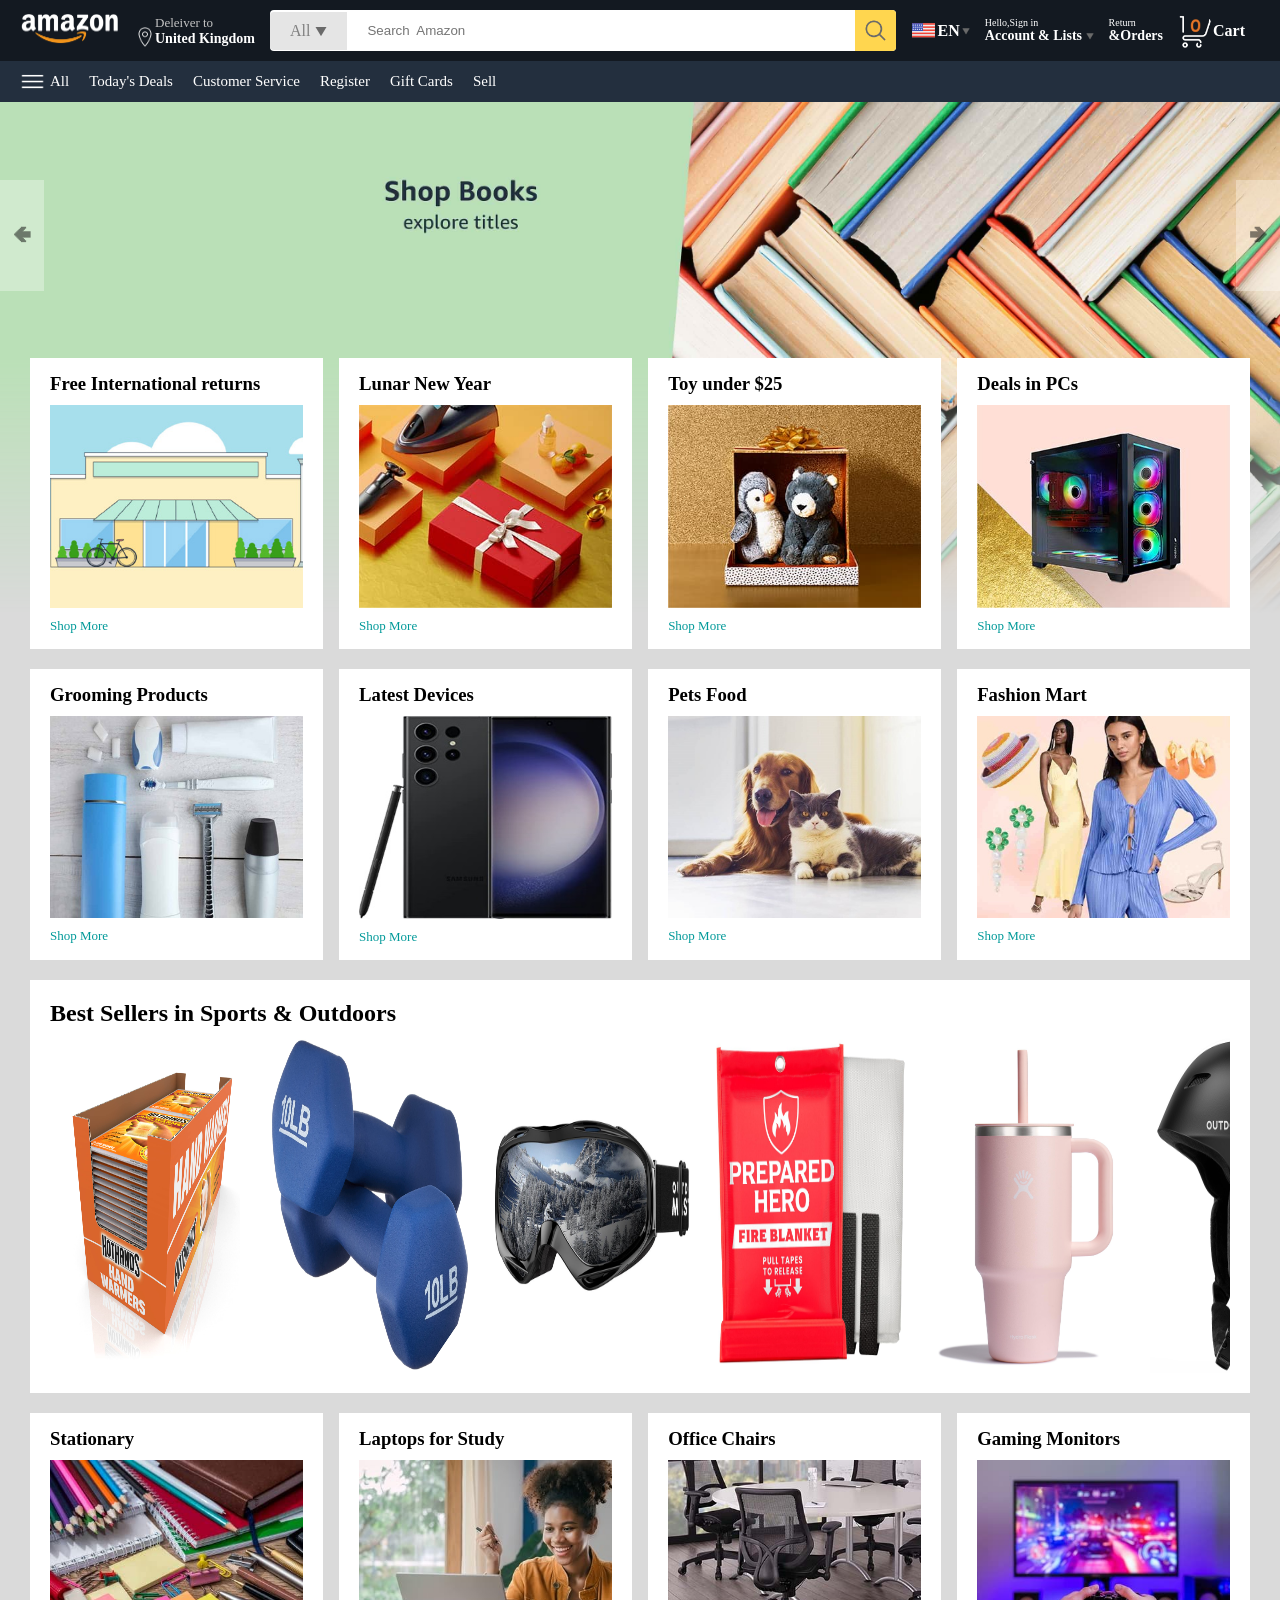
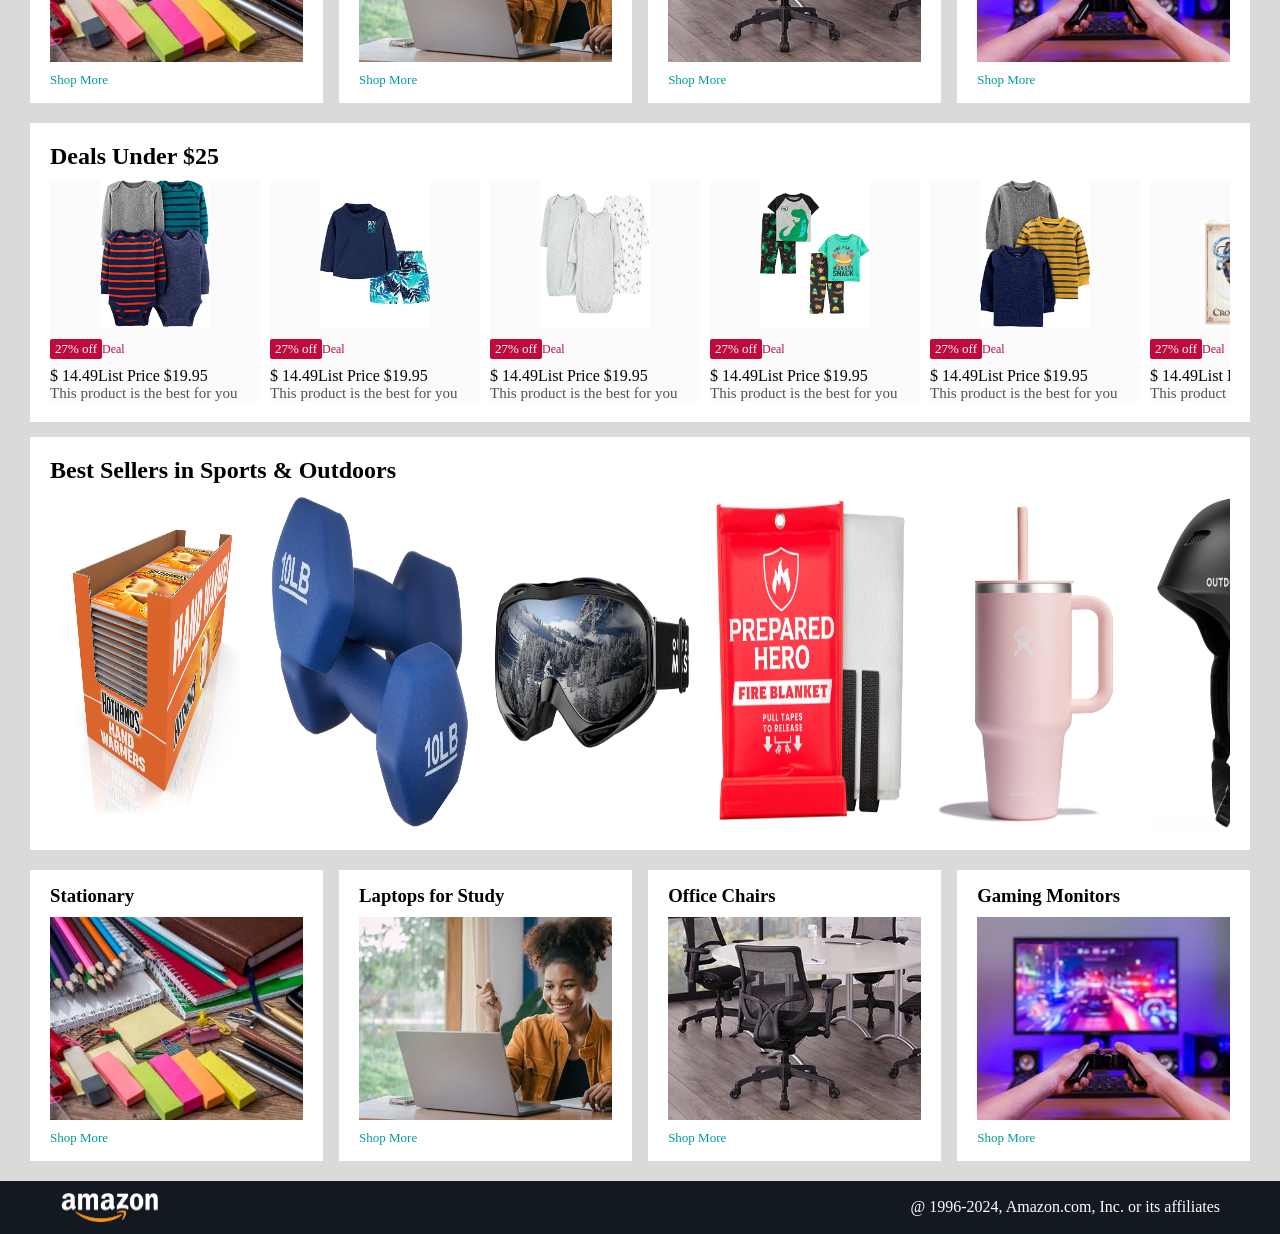
<file: index.html>
<!DOCTYPE html>
<html lang="en">

<head>
    <meta charset="UTF-8">
    <meta name="viewport" content="width=device-width, initial-scale=1.0">
    <title>Amazon Clone </title>
    <link rel="stylesheet" href="./amazon.css">
</head>

<body>
    <!-- navbar start -->
    <nav>
        <a href="">
            <img src="./Assets/amazon_logo.png" width="100" alt="">
        </a>

        <div class="nav-country">
            <img src="./Assets/location_icon.png" height="20" alt="">
            <div>
                <p>Deleiver to</p>
                <h1>United Kingdom</h1>
            </div>

        </div>

        <div class="nav-search">
            <div class="nav-search-category">
                <p>All</p>
                <img src="./Assets/dropdown_icon.png" height="12" alt="">
            </div>
            <input type="text" name="" id="" class="nav-search-input" placeholder="Search  Amazon">
            <img src="./Assets/search_icon.png" alt="" class="nav-search-icon">
        </div>

        <div class="nav-language">
            <img src="./Assets/us_flag.png" width="25px" alt="">
            <p>EN</p>
            <img src="./Assets/dropdown_icon.png" width="8px" alt="">
        </div>

        <div class="nav-text">
            <p>Hello,Sign in</p>
            <h1>Account & Lists <img src="./Assets/dropdown_icon.png" width="8px" alt=""></h1>
        </div>

        <div class="nav-text">
            <p>Return</p>
            <h1>&Orders</h1>
        </div>

        <a href="" class="nav-cart">
            <img src="./Assets/cart_icon.png" width="35px" alt="">
            <h4>Cart</h4>
        </a>

    </nav>
    <!-- navbar end -->

    <!-- nav-bottom start -->
    <div class="nav-bottom">
        <div>
            <img src="./Assets/menu_icon.png" width="25px" alt="">
            <p>All</p>
        </div>
        <p>Today's Deals</p>
        <p>Customer Service</p>
        <p>Register</p>
        <p>Gift Cards</p>
        <p>Sell</p>
    </div>
    <!-- nav-bottom end -->

    <!-- body part start -->
    <div class="header-slider">
        <a href="#" class="control-previous">&#129144</a>
        <a href="#" class="control-next">&#129146</a>
        <ul>
            <img src="./Assets/header1.jpg" class="header-img" alt="">
            <img src="./Assets/header2.jpg" class="header-img" alt="">
            <img src="./Assets/header3.jpg" class="header-img" alt="">
            <img src="./Assets/header4.jpg" class="header-img" alt="">
            <img src="./Assets/header5.jpg" class="header-img" alt="">
            <img src="./Assets/header6.jpg" class="header-img" alt="">
        </ul>
    </div>
    <!-- body part end -->

    <!-- box-row start -->
    <div class="box-row header-box">
        <div class="box-col">
            <h3>Free International returns</h3>
            <img src="./Assets/box1-1.jpg" alt="">
            <a href="/">Shop More</a>
        </div>
        <div class="box-col">
            <h3>Lunar New Year</h3>
            <img src="./Assets/box1-2.jpg" alt="">
            <a href="/">Shop More</a>
        </div>
        <div class="box-col">
            <h3>Toy under $25</h3>
            <img src="./Assets/box1-3.jpg" alt="">
            <a href="/">Shop More</a>
        </div>
        <div class="box-col">
            <h3>Deals in PCs</h3>
            <img src="./Assets/box1-4.jpg" alt="">
            <a href="/">Shop More</a>
        </div>
    </div>

    <div class="box-row ">
        <div class="box-col">
            <h3>Grooming Products</h3>
            <img src="./Assets/box2-1.jpg" alt="">
            <a href="/">Shop More</a>
        </div>
        <div class="box-col">
            <h3>Latest Devices</h3>
            <img src="./Assets/box2-2.jpg" alt="">
            <a href="/">Shop More</a>
        </div>
        <div class="box-col">
            <h3>Pets Food</h3>
            <img src="./Assets/box2-3.jpg" alt="">
            <a href="/">Shop More</a>
        </div>
        <div class="box-col">
            <h3>Fashion Mart</h3>
            <img src="./Assets/box2-4.jpg" alt="">
            <a href="/">Shop More</a>
        </div>
    </div>
    <!-- box-row end -->

    <!-- product-slider start -->

    <div class="product-slider">
        <h2>Best Sellers in Sports & Outdoors</h2>
        <div class="products">
            <img src="./Assets/product1-1.jpg" alt="">
            <img src="./Assets/product1-2.jpg" alt="">
            <img src="./Assets/product1-3.jpg" alt="">
            <img src="./Assets/product1-4.jpg" alt="">
            <img src="./Assets/product1-5.jpg" alt="">
            <img src="./Assets/product1-6.jpg" alt="">
            <img src="./Assets/product1-7.jpg" alt="">
            <img src="./Assets/product1-8.jpg" alt="">
            <img src="./Assets/product1-9.jpg" alt="">
            <img src="./Assets/product1-10.jpg" alt="">
        </div>
    </div>

    <div class="box-row ">
        <div class="box-col">
            <h3>Stationary</h3>
            <img src="./Assets/box3-1.jpg" alt="">
            <a href="/">Shop More</a>
        </div>
        <div class="box-col">
            <h3>Laptops for Study</h3>
            <img src="./Assets/box3-2.jpg" alt="">
            <a href="/">Shop More</a>
        </div>
        <div class="box-col">
            <h3>Office Chairs</h3>
            <img src="./Assets/box3-3.jpg" alt="">
            <a href="/">Shop More</a>
        </div>
        <div class="box-col">
            <h3>Gaming Monitors</h3>
            <img src="./Assets/box3-4.jpg" alt="">
            <a href="/">Shop More</a>
        </div>
    </div>
    <!-- product-slider end -->

    <div class="product-slider-with-price">
        <h2>Deals Under $25</h2>
        <div class="products">
            <div class="product-card">
                <div class="product-img-container">
                    <img src="./Assets/product2-1.jpg" alt="">
                </div>
                <div class="product-offer">
                    <p>27% off</p><span>Deal</span>
                </div>
                <p>$ <span>14.49</span>List Price $19.95</p>
                <h4>This product is the best for you</h4>
            </div>

            <div class="product-card">
                <div class="product-img-container">
                    <img src="./Assets/product2-2.jpg" alt="">
                </div>
                <div class="product-offer">
                    <p>27% off</p><span>Deal</span>
                </div>
                <p>$ <span>14.49</span>List Price $19.95</p>
                <h4>This product is the best for you</h4>
            </div>

            <div class="product-card">
                <div class="product-img-container">
                    <img src="./Assets/product2-3.jpg" alt="">
                </div>
                <div class="product-offer">
                    <p>27% off</p><span>Deal</span>
                </div>
                <p>$ <span>14.49</span>List Price $19.95</p>
                <h4>This product is the best for you</h4>
            </div>

            <div class="product-card">
                <div class="product-img-container">
                    <img src="./Assets/product2-4.jpg" alt="">
                </div>
                <div class="product-offer">
                    <p>27% off</p><span>Deal</span>
                </div>
                <p>$ <span>14.49</span>List Price $19.95</p>
                <h4>This product is the best for you</h4>
            </div>

            <div class="product-card">
                <div class="product-img-container">
                    <img src="./Assets/product2-5.jpg" alt="">
                </div>
                <div class="product-offer">
                    <p>27% off</p><span>Deal</span>
                </div>
                <p>$ <span>14.49</span>List Price $19.95</p>
                <h4>This product is the best for you</h4>
            </div>

            <div class="product-card">
                <div class="product-img-container">
                    <img src="./Assets/product2-6.jpg" alt="">
                </div>
                <div class="product-offer">
                    <p>27% off</p><span>Deal</span>
                </div>
                <p>$ <span>14.49</span>List Price $19.95</p>
                <h4>This product is the best for you</h4>
            </div>

            <div class="product-card">
                <div class="product-img-container">
                    <img src="./Assets/product2-7.jpg" alt="">
                </div>
                <div class="product-offer">
                    <p>27% off</p><span>Deal</span>
                </div>
                <p>$ <span>14.49</span>List Price $19.95</p>
                <h4>This product is the best for you</h4>
            </div>

            <div class="product-card">
                <div class="product-img-container">
                    <img src="./Assets/product2-8.jpg" alt="">
                </div>
                <div class="product-offer">
                    <p>27% off</p><span>Deal</span>
                </div>
                <p>$ <span>14.49</span>List Price $19.95</p>
                <h4>This product is the best for you</h4>
            </div>

            <div class="product-card">
                <div class="product-img-container">
                    <img src="./Assets/product2-12.jpg" alt="">
                </div>
                <div class="product-offer">
                    <p>27% off</p><span>Deal</span>
                </div>
                <p>$ <span>14.49</span>List Price $19.95</p>
                <h4>This product is the best for you</h4>
            </div>

            <div class="product-card">
                <div class="product-img-container">
                    <img src="./Assets/product2-10.jpg" alt="">
                </div>
                <div class="product-offer">
                    <p>27% off</p><span>Deal</span>
                </div>
                <p>$ <span>14.49</span>List Price $19.95</p>
                <h4>This product is the best for you</h4>
            </div>

            <div class="product-card">
                <div class="product-img-container">
                    <img src="./Assets/product2-11.jpg" alt="">
                </div>
                <div class="product-offer">
                    <p>27% off</p><span>Deal</span>
                </div>
                <p>$ <span>14.49</span>List Price $19.95</p>
                <h4>This product is the best for you</h4>
            </div>
        </div>
    </div>

    <div class="product-slider">
        <h2>Best Sellers in Sports & Outdoors</h2>
        <div class="products">
            <img src="./Assets/product1-1.jpg" alt="">
            <img src="./Assets/product1-2.jpg" alt="">
            <img src="./Assets/product1-3.jpg" alt="">
            <img src="./Assets/product1-4.jpg" alt="">
            <img src="./Assets/product1-5.jpg" alt="">
            <img src="./Assets/product1-6.jpg" alt="">
            <img src="./Assets/product1-7.jpg" alt="">
            <img src="./Assets/product1-8.jpg" alt="">
            <img src="./Assets/product1-9.jpg" alt="">
            <img src="./Assets/product1-10.jpg" alt="">
        </div>


    </div>
    <div class="box-row ">
        <div class="box-col">
            <h3>Stationary</h3>
            <img src="./Assets/box3-1.jpg" alt="">
            <a href="/">Shop More</a>
        </div>
        <div class="box-col">
            <h3>Laptops for Study</h3>
            <img src="./Assets/box3-2.jpg" alt="">
            <a href="/">Shop More</a>
        </div>
        <div class="box-col">
            <h3>Office Chairs</h3>
            <img src="./Assets/box3-3.jpg" alt="">
            <a href="/">Shop More</a>
        </div>
        <div class="box-col">
            <h3>Gaming Monitors</h3>
            <img src="./Assets/box3-4.jpg" alt="">
            <a href="/">Shop More</a>
        </div>
    </div>



    <footer>
        <img src="./Assets/amazon_logo.png" width="100" alt="">
        <p>@ 1996-2024, Amazon.com, Inc. or its affiliates</p>
    </footer>

    <script src="./amazon.js"></script>
</body>

</html>
</file>
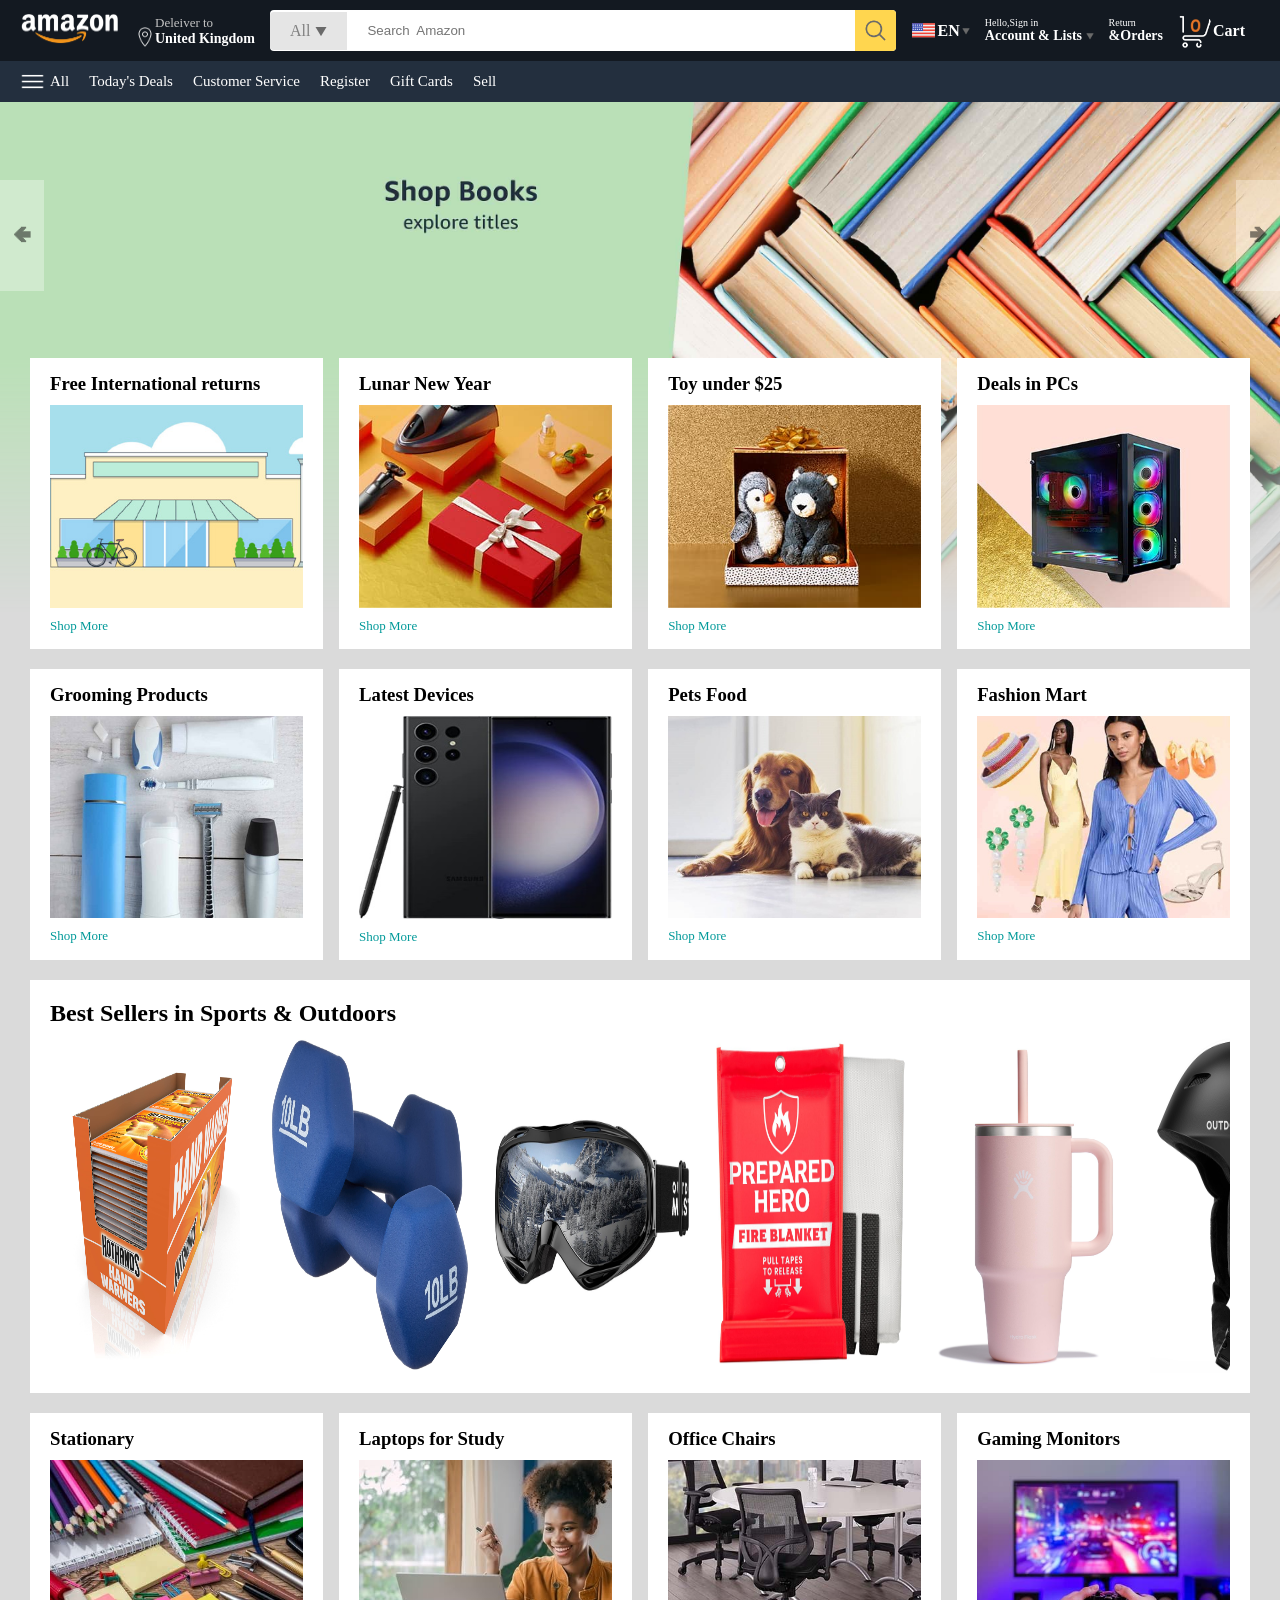
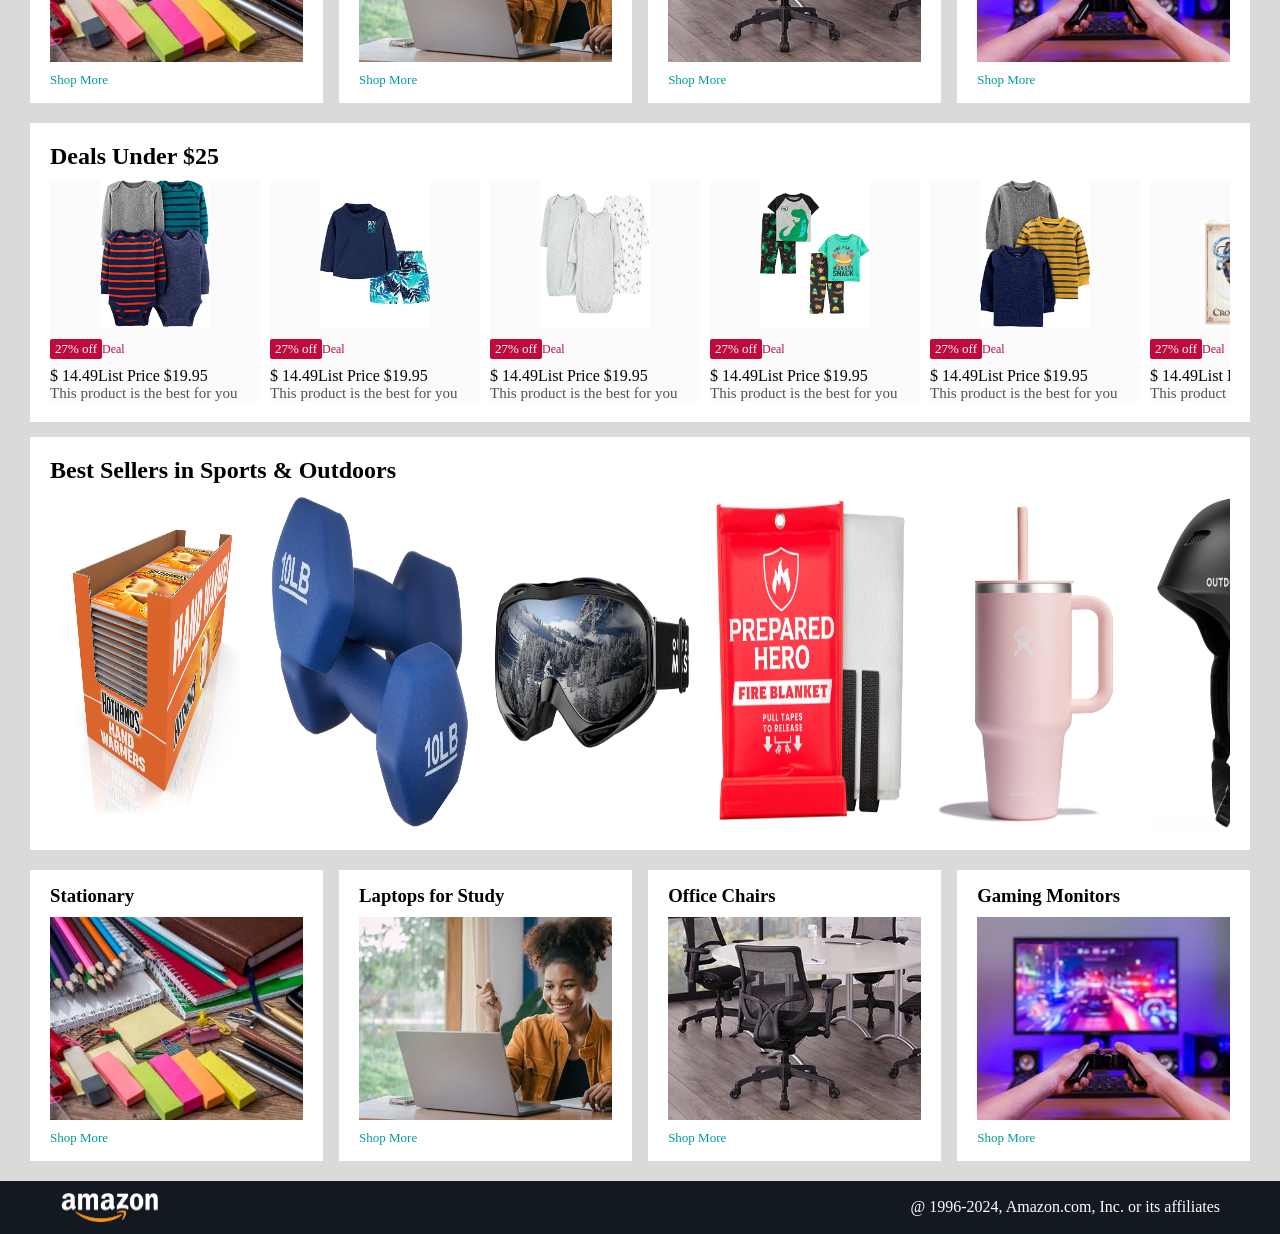
<file: amazon.html>
<!DOCTYPE html>
<html lang="en">

<head>
    <meta charset="UTF-8">
    <meta name="viewport" content="width=device-width, initial-scale=1.0">
    <title>Amazon Clone </title>
    <link rel="stylesheet" href="./amazon.css">
</head>

<body>
    <!-- navbar start -->
    <nav>
        <a href="">
            <img src="./Assets/amazon_logo.png" width="100" alt="">
        </a>

        <div class="nav-country">
            <img src="./Assets/location_icon.png" height="20" alt="">
            <div>
                <p>Deleiver to</p>
                <h1>United Kingdom</h1>
            </div>

        </div>

        <div class="nav-search">
            <div class="nav-search-category">
                <p>All</p>
                <img src="./Assets/dropdown_icon.png" height="12" alt="">
            </div>
            <input type="text" name="" id="" class="nav-search-input" placeholder="Search  Amazon">
            <img src="./Assets/search_icon.png" alt="" class="nav-search-icon">
        </div>

        <div class="nav-language">
            <img src="./Assets/us_flag.png" width="25px" alt="">
            <p>EN</p>
            <img src="./Assets/dropdown_icon.png" width="8px" alt="">
        </div>

        <div class="nav-text">
            <p>Hello,Sign in</p>
            <h1>Account & Lists <img src="./Assets/dropdown_icon.png" width="8px" alt=""></h1>
        </div>

        <div class="nav-text">
            <p>Return</p>
            <h1>&Orders</h1>
        </div>

        <a href="" class="nav-cart">
            <img src="./Assets/cart_icon.png" width="35px" alt="">
            <h4>Cart</h4>
        </a>

    </nav>
    <!-- navbar end -->

    <!-- nav-bottom start -->
    <div class="nav-bottom">
        <div>
            <img src="./Assets/menu_icon.png" width="25px" alt="">
            <p>All</p>
        </div>
        <p>Today's Deals</p>
        <p>Customer Service</p>
        <p>Register</p>
        <p>Gift Cards</p>
        <p>Sell</p>
    </div>
    <!-- nav-bottom end -->

    <!-- body part start -->
    <div class="header-slider">
        <a href="#" class="control-previous">&#129144</a>
        <a href="#" class="control-next">&#129146</a>
        <ul>
            <img src="./Assets/header1.jpg" class="header-img" alt="">
            <img src="./Assets/header2.jpg" class="header-img" alt="">
            <img src="./Assets/header3.jpg" class="header-img" alt="">
            <img src="./Assets/header4.jpg" class="header-img" alt="">
            <img src="./Assets/header5.jpg" class="header-img" alt="">
            <img src="./Assets/header6.jpg" class="header-img" alt="">
        </ul>
    </div>
    <!-- body part end -->

    <!-- box-row start -->
    <div class="box-row header-box">
        <div class="box-col">
            <h3>Free International returns</h3>
            <img src="./Assets/box1-1.jpg" alt="">
            <a href="/">Shop More</a>
        </div>
        <div class="box-col">
            <h3>Lunar New Year</h3>
            <img src="./Assets/box1-2.jpg" alt="">
            <a href="/">Shop More</a>
        </div>
        <div class="box-col">
            <h3>Toy under $25</h3>
            <img src="./Assets/box1-3.jpg" alt="">
            <a href="/">Shop More</a>
        </div>
        <div class="box-col">
            <h3>Deals in PCs</h3>
            <img src="./Assets/box1-4.jpg" alt="">
            <a href="/">Shop More</a>
        </div>
    </div>

    <div class="box-row ">
        <div class="box-col">
            <h3>Grooming Products</h3>
            <img src="./Assets/box2-1.jpg" alt="">
            <a href="/">Shop More</a>
        </div>
        <div class="box-col">
            <h3>Latest Devices</h3>
            <img src="./Assets/box2-2.jpg" alt="">
            <a href="/">Shop More</a>
        </div>
        <div class="box-col">
            <h3>Pets Food</h3>
            <img src="./Assets/box2-3.jpg" alt="">
            <a href="/">Shop More</a>
        </div>
        <div class="box-col">
            <h3>Fashion Mart</h3>
            <img src="./Assets/box2-4.jpg" alt="">
            <a href="/">Shop More</a>
        </div>
    </div>
    <!-- box-row end -->

    <!-- product-slider start -->

    <div class="product-slider">
        <h2>Best Sellers in Sports & Outdoors</h2>
        <div class="products">
            <img src="./Assets/product1-1.jpg" alt="">
            <img src="./Assets/product1-2.jpg" alt="">
            <img src="./Assets/product1-3.jpg" alt="">
            <img src="./Assets/product1-4.jpg" alt="">
            <img src="./Assets/product1-5.jpg" alt="">
            <img src="./Assets/product1-6.jpg" alt="">
            <img src="./Assets/product1-7.jpg" alt="">
            <img src="./Assets/product1-8.jpg" alt="">
            <img src="./Assets/product1-9.jpg" alt="">
            <img src="./Assets/product1-10.jpg" alt="">
        </div>
    </div>

    <div class="box-row ">
        <div class="box-col">
            <h3>Stationary</h3>
            <img src="./Assets/box3-1.jpg" alt="">
            <a href="/">Shop More</a>
        </div>
        <div class="box-col">
            <h3>Laptops for Study</h3>
            <img src="./Assets/box3-2.jpg" alt="">
            <a href="/">Shop More</a>
        </div>
        <div class="box-col">
            <h3>Office Chairs</h3>
            <img src="./Assets/box3-3.jpg" alt="">
            <a href="/">Shop More</a>
        </div>
        <div class="box-col">
            <h3>Gaming Monitors</h3>
            <img src="./Assets/box3-4.jpg" alt="">
            <a href="/">Shop More</a>
        </div>
    </div>
    <!-- product-slider end -->

    <div class="product-slider-with-price">
        <h2>Deals Under $25</h2>
        <div class="products">
            <div class="product-card">
                <div class="product-img-container">
                    <img src="./Assets/product2-1.jpg" alt="">
                </div>
                <div class="product-offer">
                    <p>27% off</p><span>Deal</span>
                </div>
                <p>$ <span>14.49</span>List Price $19.95</p>
                <h4>This product is the best for you</h4>
            </div>

            <div class="product-card">
                <div class="product-img-container">
                    <img src="./Assets/product2-2.jpg" alt="">
                </div>
                <div class="product-offer">
                    <p>27% off</p><span>Deal</span>
                </div>
                <p>$ <span>14.49</span>List Price $19.95</p>
                <h4>This product is the best for you</h4>
            </div>

            <div class="product-card">
                <div class="product-img-container">
                    <img src="./Assets/product2-3.jpg" alt="">
                </div>
                <div class="product-offer">
                    <p>27% off</p><span>Deal</span>
                </div>
                <p>$ <span>14.49</span>List Price $19.95</p>
                <h4>This product is the best for you</h4>
            </div>

            <div class="product-card">
                <div class="product-img-container">
                    <img src="./Assets/product2-4.jpg" alt="">
                </div>
                <div class="product-offer">
                    <p>27% off</p><span>Deal</span>
                </div>
                <p>$ <span>14.49</span>List Price $19.95</p>
                <h4>This product is the best for you</h4>
            </div>

            <div class="product-card">
                <div class="product-img-container">
                    <img src="./Assets/product2-5.jpg" alt="">
                </div>
                <div class="product-offer">
                    <p>27% off</p><span>Deal</span>
                </div>
                <p>$ <span>14.49</span>List Price $19.95</p>
                <h4>This product is the best for you</h4>
            </div>

            <div class="product-card">
                <div class="product-img-container">
                    <img src="./Assets/product2-6.jpg" alt="">
                </div>
                <div class="product-offer">
                    <p>27% off</p><span>Deal</span>
                </div>
                <p>$ <span>14.49</span>List Price $19.95</p>
                <h4>This product is the best for you</h4>
            </div>

            <div class="product-card">
                <div class="product-img-container">
                    <img src="./Assets/product2-7.jpg" alt="">
                </div>
                <div class="product-offer">
                    <p>27% off</p><span>Deal</span>
                </div>
                <p>$ <span>14.49</span>List Price $19.95</p>
                <h4>This product is the best for you</h4>
            </div>

            <div class="product-card">
                <div class="product-img-container">
                    <img src="./Assets/product2-8.jpg" alt="">
                </div>
                <div class="product-offer">
                    <p>27% off</p><span>Deal</span>
                </div>
                <p>$ <span>14.49</span>List Price $19.95</p>
                <h4>This product is the best for you</h4>
            </div>

            <div class="product-card">
                <div class="product-img-container">
                    <img src="./Assets/product2-12.jpg" alt="">
                </div>
                <div class="product-offer">
                    <p>27% off</p><span>Deal</span>
                </div>
                <p>$ <span>14.49</span>List Price $19.95</p>
                <h4>This product is the best for you</h4>
            </div>

            <div class="product-card">
                <div class="product-img-container">
                    <img src="./Assets/product2-10.jpg" alt="">
                </div>
                <div class="product-offer">
                    <p>27% off</p><span>Deal</span>
                </div>
                <p>$ <span>14.49</span>List Price $19.95</p>
                <h4>This product is the best for you</h4>
            </div>

            <div class="product-card">
                <div class="product-img-container">
                    <img src="./Assets/product2-11.jpg" alt="">
                </div>
                <div class="product-offer">
                    <p>27% off</p><span>Deal</span>
                </div>
                <p>$ <span>14.49</span>List Price $19.95</p>
                <h4>This product is the best for you</h4>
            </div>
        </div>
    </div>

    <div class="product-slider">
        <h2>Best Sellers in Sports & Outdoors</h2>
        <div class="products">
            <img src="./Assets/product1-1.jpg" alt="">
            <img src="./Assets/product1-2.jpg" alt="">
            <img src="./Assets/product1-3.jpg" alt="">
            <img src="./Assets/product1-4.jpg" alt="">
            <img src="./Assets/product1-5.jpg" alt="">
            <img src="./Assets/product1-6.jpg" alt="">
            <img src="./Assets/product1-7.jpg" alt="">
            <img src="./Assets/product1-8.jpg" alt="">
            <img src="./Assets/product1-9.jpg" alt="">
            <img src="./Assets/product1-10.jpg" alt="">
        </div>


    </div>
    <div class="box-row ">
        <div class="box-col">
            <h3>Stationary</h3>
            <img src="./Assets/box3-1.jpg" alt="">
            <a href="/">Shop More</a>
        </div>
        <div class="box-col">
            <h3>Laptops for Study</h3>
            <img src="./Assets/box3-2.jpg" alt="">
            <a href="/">Shop More</a>
        </div>
        <div class="box-col">
            <h3>Office Chairs</h3>
            <img src="./Assets/box3-3.jpg" alt="">
            <a href="/">Shop More</a>
        </div>
        <div class="box-col">
            <h3>Gaming Monitors</h3>
            <img src="./Assets/box3-4.jpg" alt="">
            <a href="/">Shop More</a>
        </div>
    </div>



    <footer>
        <img src="./Assets/amazon_logo.png" width="100" alt="">
        <p>@ 1996-2024, Amazon.com, Inc. or its affiliates</p>
    </footer>

    <script src="./amazon.js"></script>
</body>

</html>
</file>
<file: amazon.css>
*{
    padding: 0;
    margin: 0;
    box-sizing: border-box;
}
body{
    background: #dadada;
}
a{
    text-decoration: none;
    color: inherit;
}
nav{
    display: flex;
    align-items: center;
    justify-content: space-between;
    background: #131921;
    padding: 10px 20px;
    color: #fff;
}
.nav-country{
    display: flex;
    align-items: end;
    margin-left: 15px;
    font-size: 13px;
    color: #c4c4c4;
}
.nav-country h1{
    color: #fff;
    font-size: 14px;
}
.nav-search{
    flex: 1;
    display: flex;
    align-items: center;
    background: #fff;
    color: grey;
    max-width: 1000px;
    border-radius: 4px;
    margin-left: 15px;
}
.nav-search-category{
    display: flex;
    align-items: center;
    padding: 10px 20px;
    gap: 5px;
    background: #e5e5e5;
    border-radius: 4px 0 0 4px;
}
.nav-search-input{
    border: none;
    outline: none;
    padding-left: 20px;
    width: 100%;
}
.nav-search-icon{
    max-width: 41px;
    padding: 8px;
    background: #ffd64f;
    border-radius: 0 4px 4px 0;
}
.nav-language{
    display: flex;
    align-items: center;
    gap: 2px;
    font-weight: 600;
    margin-left: 15px;
}
.nav-text{
    margin-left: 15px;
}
.nav-text p{
    font-size: 10px;

}
.nav-text h1{
    font-size: 14px;
}
.nav-cart{
    display: flex;
    align-items: center;
    margin: 0 15px;
}
.nav-bottom{
    display: flex;
    align-items: center;
    gap: 20px;
    padding: 8px 20px;
    background: #232f3e;
    font-size: 15px;
}
.nav-bottom div{
    display: flex;
    align-items: center;
    gap: 5px;
    font-weight: 500;
}
.nav-bottom p{
    color: white;
}
.header-slider ul{
 display: flex;
 overflow-y: hidden;
}
.header-img{
    max-width: 100%;
    mask-image: linear-gradient(to bottom,#000000 50%,transparent 100%);

}
.header-slider a{
    position: absolute;
    top: 20%;
    z-index: 1;
    padding: 5vh 1vw;
    background: #ffffff4f;
    color: #0000007b;
    text-decoration: none;
    font-weight: 600;
    font-size: 18px;
    cursor: pointer;
}
.control-next{
    right: 0;
}
.box-row{
    display: flex;
    flex-wrap: wrap;
    row-gap: 20px;
    justify-content: space-between;
    margin: 20px 30px;
}
.box-col{
    display: flex;
    flex-direction: column;
    gap: 10px;
    padding: 15px 20px;
    background: #fff;
    max-width: 24%;
    min-height: 200px;
    z-index: 1;
}
.box-col a{
    font-size: 13px;
    color: #009999;
    font-weight: 500;
}
.header-box{
    margin-top: -20vw;
}
.product-slider{
    background: #fff;
    margin: 0 30px;
    padding: 20px;
    margin-bottom: 15px;
}
.product-slider .products{
    display: flex;
    overflow-x: auto;
    gap: 20px;
    margin-top: 10px;
}
.product-slider .products img{
    max-width: 200px;
    max-height: 200;
}
.product-slider .products::-webkit-scrollbar{
    display: none;
}
.product-slider-with-price{
    background: #fff;
    margin: 0 30px;
    padding: 20px;
    margin-bottom: 15px;
}
.product-slider-with-price .products{
    display: flex;
    overflow-x: auto;
    gap: 10px;
    margin-top: 10px;
}

.product-slider-with-price .products::-webkit-scrollbar{
    display: none;
}
.product-card{
    display: flex;
    flex-direction: column;
    justify-content: end;
    min-width: 210px;
    background: #fbfbfb;
}
.product-card img{
    width: 110px;
    margin: 0 50px;
}
.product-offer p{
    background: #be0b3b;
    color: #fff;
    display: inline-block;
    padding: 2px 5px;
    border-radius: 2px;
    margin: 8px 0;
    font-size: 13px;
}
.product-offer span{
    color: #be0b3b;
    font-weight: 500;
    font-size: 12px;
}
.product-price{
    color: gray;
    font-size: 13px;
}
.product-card h4{
    color: #525252;
    font-size: 15px;
    font-weight: 400;
}
footer{
    display: flex;
    justify-content: space-between;
    align-items: center;
    color: #fff;
    background: #131921;
    padding: 10px 60px;
}
</file>
